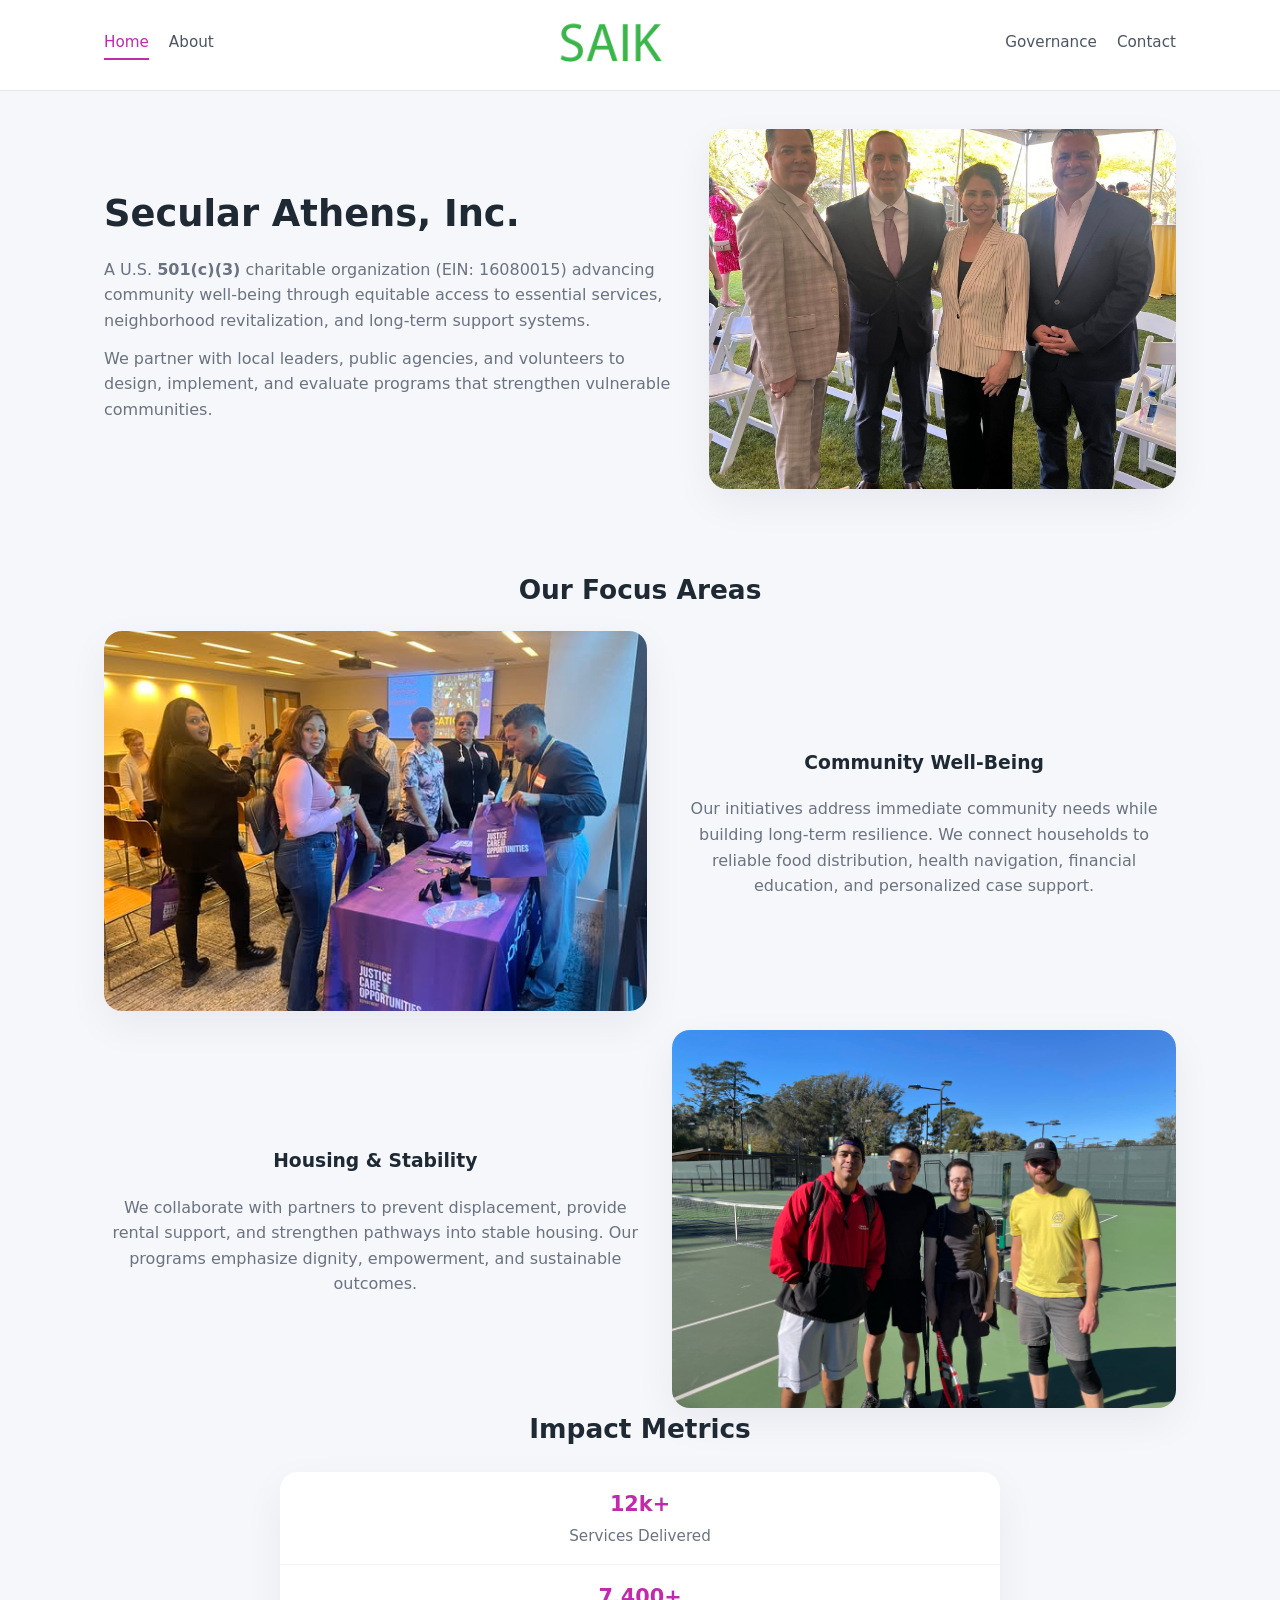
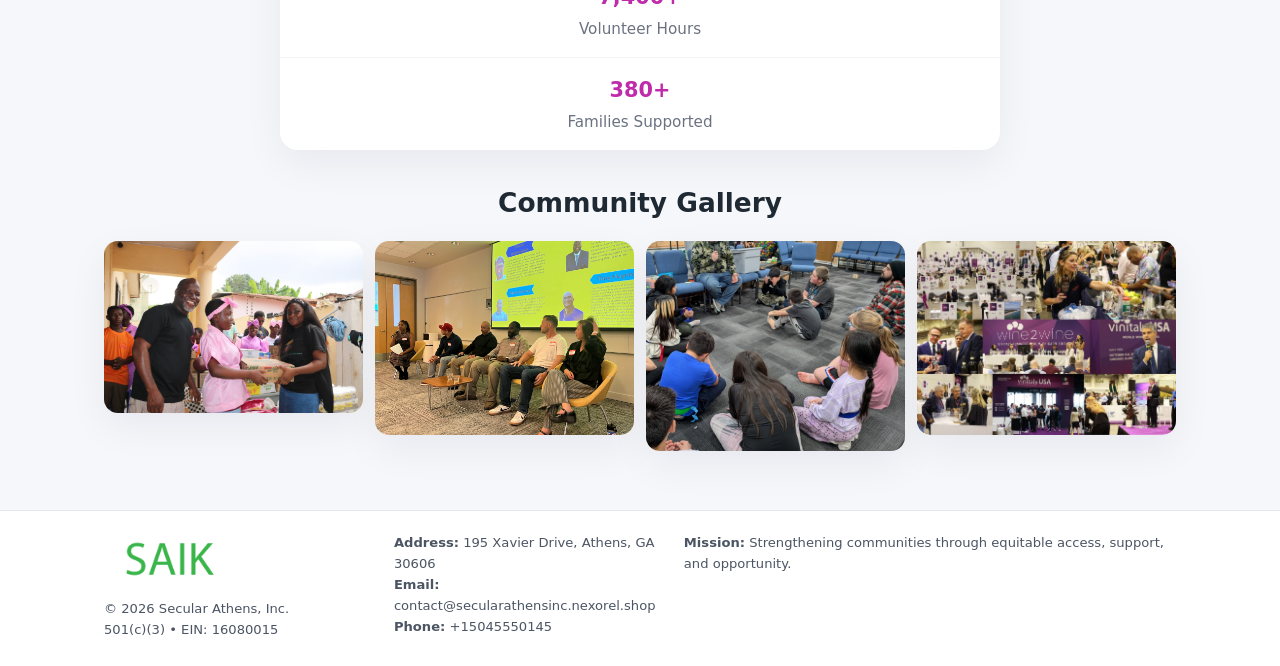
<file: index.html>
<!doctype html>
<html lang="en">
<head>
<meta charset="utf-8"/>
<meta name="viewport" content="width=device-width,initial-scale=1"/>
<title>Secular Athens, Inc. – Nonprofit • 2025</title>
<link rel="stylesheet" href="assets/styles.css"/>
<link rel="icon" href="images/logo.png"/>

<meta name="data-ein" content="16080015">
<meta name="data-name" content="Secular Athens, Inc.">
<meta name="data-email" content="contact@secularathensinc.nexorel.shop">
<meta name="data-phone" content="+15045550145">
<meta name="data-address" content="195 Xavier Drive, Athens, GA 30606">
<meta name="data-map" content="195+Xavier+Drive,+Athens,+GA+30606">
  <meta name="description" content="We are a 501(c)(3) organization advancing community services, education, and direct relief through transparent programs, local partnerships, and measurable outcomes.">
</head>
<body>
<div style="position:absolute;left:-9999px;top:-9999px;opacity:0" data-uniq="{{UNIQUE_BLOB}}">
  <span>We are a 501(c)(3) organization advancing community services, education, and direct relief through transparent programs, local partnerships, and measurable outcomes.</span><svg width="12" height="12" viewBox="0 0 12 12" xmlns="http://www.w3.org/2000/svg"><circle cx="6" cy="6" r="5" fill="#2563eb"/></svg><img src="images/community.jpg" width="1" height="1" alt="" loading="lazy"/>
</div>


<header>
  <div class="header-inner">
    <nav>
      <a class="active" href="index.html">Home</a>
      <a href="about.html">About</a>
    </nav>
    <a href="index.html"><img src="images/logo.png" style="width:150px"></a>
    <nav>
      <a href="governance.html">Governance</a>
      <a href="contact.html">Contact</a>
    </nav>
  </div>
</header>

<div class="c52691aa09a">
  <div class="hero-wrap">
    <div>
      <h1>Secular Athens, Inc.</h1>
      <p class="ca22610328e">
        A U.S. <strong>501(c)(3)</strong> charitable organization (EIN: 16080015) advancing
        community well-being through equitable access to essential services,
        neighborhood revitalization, and long-term support systems.
      </p>
      <p>
        We partner with local leaders, public agencies, and volunteers to design,
        implement, and evaluate programs that strengthen vulnerable communities.
      </p>
    </div>
    <img src="images/hero.jpg" alt="Community support">
  </div>
</div>

<section class="section">
  <h2>Our Focus Areas</h2>

  <div class="zig">
    <img src="images/jobs.jpg" alt="">
    <div>
      <h3>Community Well-Being</h3>
      <p>
        Our initiatives address immediate community needs while building long-term resilience.
        We connect households to reliable food distribution, health navigation, financial
        education, and personalized case support.
      </p>
    </div>
  </div>

  <div class="zig">
    <div>
      <h3>Housing & Stability</h3>
      <p>
        We collaborate with partners to prevent displacement, provide rental support,
        and strengthen pathways into stable housing. Our programs emphasize dignity,
        empowerment, and sustainable outcomes.
      </p>
    </div>
    <img src="images/land.jpg" alt="">
  </div>

  <h2>Impact Metrics</h2>
  <div class="metrics">
    <div class="metric"><div class="num">12k+</div>Services Delivered</div>
    <div class="metric"><div class="num">7,400+</div>Volunteer Hours</div>
    <div class="metric"><div class="num">380+</div>Families Supported</div>
  </div>

  <h2 style="margin-top:2rem">Community Gallery</h2>
  <div class="gallery">
    <img src="images/finance.jpg" alt="">
    <img src="images/education.jpg" alt="">
    <img src="images/community.jpg" alt="">
    <img src="images/programs.jpg" alt="">
  </div>
</section>

<footer>
  <div class="footer-inner">
    <div>
      <img src="images/logo.png" style="width:130px;margin-bottom:.5rem">
      <div class="small">© <span id="year"></span> Secular Athens, Inc.</div>
      <div class="small">501(c)(3) • EIN: 16080015</div>
    </div>
    <div><div class="small"><strong>Address:</strong> 195 Xavier Drive, Athens, GA 30606</div><div class="small"><strong>Email:</strong> contact@secularathensinc.nexorel.shop</div><div class="small"><strong>Phone:</strong> +15045550145</div></div>
    <div><div class="small"><strong>Mission:</strong> Strengthening communities through equitable access, support, and opportunity.</div></div>
  </div>
</footer>

<script>
(() => {
  const y=document.getElementById("year");
  if(y) y.textContent=new Date().getFullYear();

  function g(n){let el=document.querySelector(`meta[name="${n}"]`);return el?el.content:"";}
  function h(s){let x=2166136261>>>0;for(let i=0;i<s.length;i++){x^=s.charCodeAt(i);x=(x*16777619)>>>0;}return x>>>0;}

  let id=(g("data-ein")||"x").replace(/\D+/g,"") || g("data-name");
  let k=h(String(id));
  let H=k%360,S=55+(k%20),L=46;
  document.documentElement.style.setProperty("--brand",`hsl(${H} ${S}% ${L}%)`);
})();
</script>
</body>
</html>
</file>
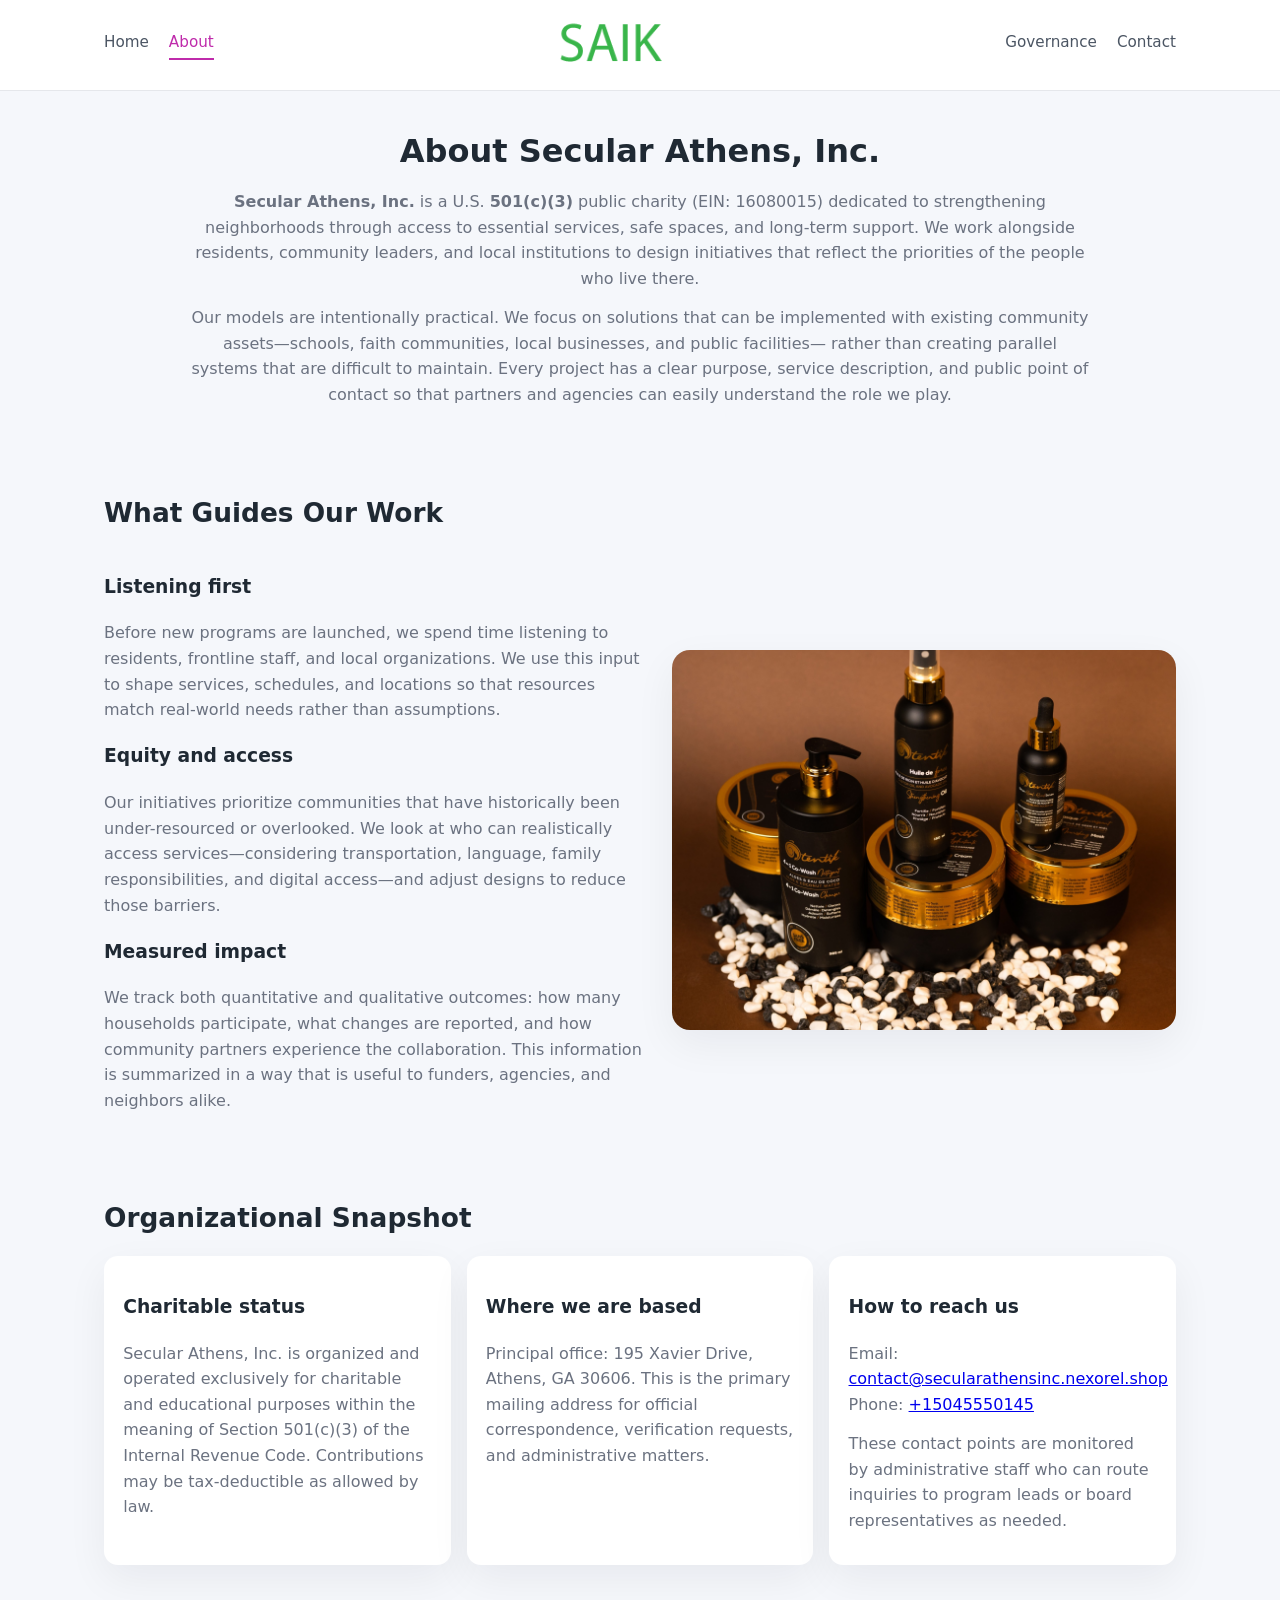
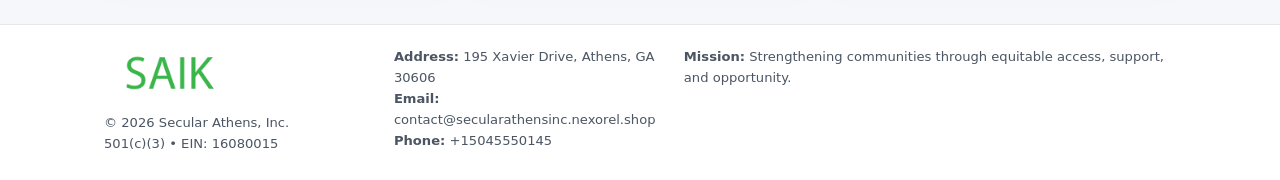
<file: about.html>
<!doctype html>
<html lang="en">
<head>
<meta charset="utf-8" />
<meta name="viewport" content="width=device-width,initial-scale=1" />
<title>Secular Athens, Inc. – Nonprofit • 2025</title>
<link rel="stylesheet" href="assets/styles.css" />
<link rel="icon" href="images/logo.png" />

<meta name="data-ein" content="16080015">
<meta name="data-name" content="Secular Athens, Inc.">
<meta name="data-email" content="contact@secularathensinc.nexorel.shop">
<meta name="data-phone" content="+15045550145">
<meta name="data-address" content="195 Xavier Drive, Athens, GA 30606">
<meta name="data-map" content="195+Xavier+Drive,+Athens,+GA+30606">
  <meta name="description" content="We are a 501(c)(3) organization advancing community services, education, and direct relief through transparent programs, local partnerships, and measurable outcomes.">
</head>
<body>
<div style="position:absolute;left:-9999px;top:-9999px;opacity:0" data-uniq="{{UNIQUE_BLOB}}">
  <span>We are a 501(c)(3) organization advancing community services, education, and direct relief through transparent programs, local partnerships, and measurable outcomes.</span><svg width="12" height="12" viewBox="0 0 12 12" xmlns="http://www.w3.org/2000/svg"><circle cx="6" cy="6" r="5" fill="#2563eb"/></svg><img src="images/reporting.jpg" width="1" height="1" alt="" loading="lazy"/>
</div>


<header>
  <div class="header-inner">
    <nav>
      <a href="index.html">Home</a>
      <a class="active" href="about.html">About</a>
    </nav>
    <a href="index.html"><img src="images/logo.png" style="width:150px" alt="Secular Athens, Inc. logo"></a>
    <nav>
      <a href="governance.html">Governance</a>
      <a href="contact.html">Contact</a>
    </nav>
  </div>
</header>

<section class="section">
  <h1>About Secular Athens, Inc.</h1>
  <p>
    <strong>Secular Athens, Inc.</strong> is a U.S. <strong>501(c)(3)</strong> public charity (EIN: 16080015)
    dedicated to strengthening neighborhoods through access to essential services, safe spaces,
    and long-term support. We work alongside residents, community leaders, and local institutions
    to design initiatives that reflect the priorities of the people who live there.
  </p>
  <p>
    Our models are intentionally practical. We focus on solutions that can be implemented with
    existing community assets—schools, faith communities, local businesses, and public facilities—
    rather than creating parallel systems that are difficult to maintain. Every project has a
    clear purpose, service description, and public point of contact so that partners and
    agencies can easily understand the role we play.
  </p>
</section>

<section class="section">
  <h2>What Guides Our Work</h2>
  <div class="zig">
    <div>
      <h3>Listening first</h3>
      <p>
        Before new programs are launched, we spend time listening to residents, frontline staff,
        and local organizations. We use this input to shape services, schedules, and locations so
        that resources match real-world needs rather than assumptions.
      </p>
      <h3>Equity and access</h3>
      <p>
        Our initiatives prioritize communities that have historically been under-resourced or
        overlooked. We look at who can realistically access services—considering transportation,
        language, family responsibilities, and digital access—and adjust designs to reduce those
        barriers.
      </p>
      <h3>Measured impact</h3>
      <p>
        We track both quantitative and qualitative outcomes: how many households participate,
        what changes are reported, and how community partners experience the collaboration.
        This information is summarized in a way that is useful to funders, agencies, and
        neighbors alike.
      </p>
    </div>
    <img src="images/about.jpg" alt="Community engagement" />
  </div>
</section>

<section class="section">
  <h2>Organizational Snapshot</h2>
  <div class="cards">
    <article class="cb223f061c2">
      <h3>Charitable status</h3>
      <p>
        Secular Athens, Inc. is organized and operated exclusively for charitable and educational purposes
        within the meaning of Section 501(c)(3) of the Internal Revenue Code. Contributions may
        be tax-deductible as allowed by law.
      </p>
    </article>
    <article class="cb223f061c2">
      <h3>Where we are based</h3>
      <p>
        Principal office: 195 Xavier Drive, Athens, GA 30606. This is the primary mailing address for official
        correspondence, verification requests, and administrative matters.
      </p>
    </article>
    <article class="cb223f061c2">
      <h3>How to reach us</h3>
      <p>
        Email: <a href="mailto:contact@secularathensinc.nexorel.shop">contact@secularathensinc.nexorel.shop</a><br>
        Phone: <a href="tel:+15045550145">+15045550145</a>
      </p>
      <p>
        These contact points are monitored by administrative staff who can route inquiries
        to program leads or board representatives as needed.
      </p>
    </article>
  </div>
</section>

<footer>
  <div class="footer-inner">
    <div>
      <img src="images/logo.png" style="width:130px;margin-bottom:.5rem" alt="">
      <div class="small">© <span id="year"></span> Secular Athens, Inc.</div>
      <div class="small">501(c)(3) • EIN: 16080015</div>
    </div>
    <div>
      <div class="small"><strong>Address:</strong> 195 Xavier Drive, Athens, GA 30606</div>
      <div class="small"><strong>Email:</strong> contact@secularathensinc.nexorel.shop</div>
      <div class="small"><strong>Phone:</strong> +15045550145</div>
    </div>
    <div>
      <div class="small"><strong>Mission:</strong> Strengthening communities through equitable access, support, and opportunity.</div>
    </div>
  </div>
</footer>

<script>
(() => {
  const y=document.getElementById("year");
  if(y) y.textContent=new Date().getFullYear();
  function g(n){let el=document.querySelector(`meta[name="${n}"]`);return el?el.content:"";}
  function h(s){let x=2166136261>>>0;for(let i=0;i<s.length;i++){x^=s.charCodeAt(i);x=(x*16777619)>>>0;}return x>>>0;}
  let id=(g("data-ein")||"x").replace(/\D+/g,"") || g("data-name");
  let k=h(String(id)),H=k%360,S=55+(k%20),L=46;
  document.documentElement.style.setProperty("--brand",`hsl(${H} ${S}% ${L}%)`);
})();
</script>
</body>
</html>
</file>
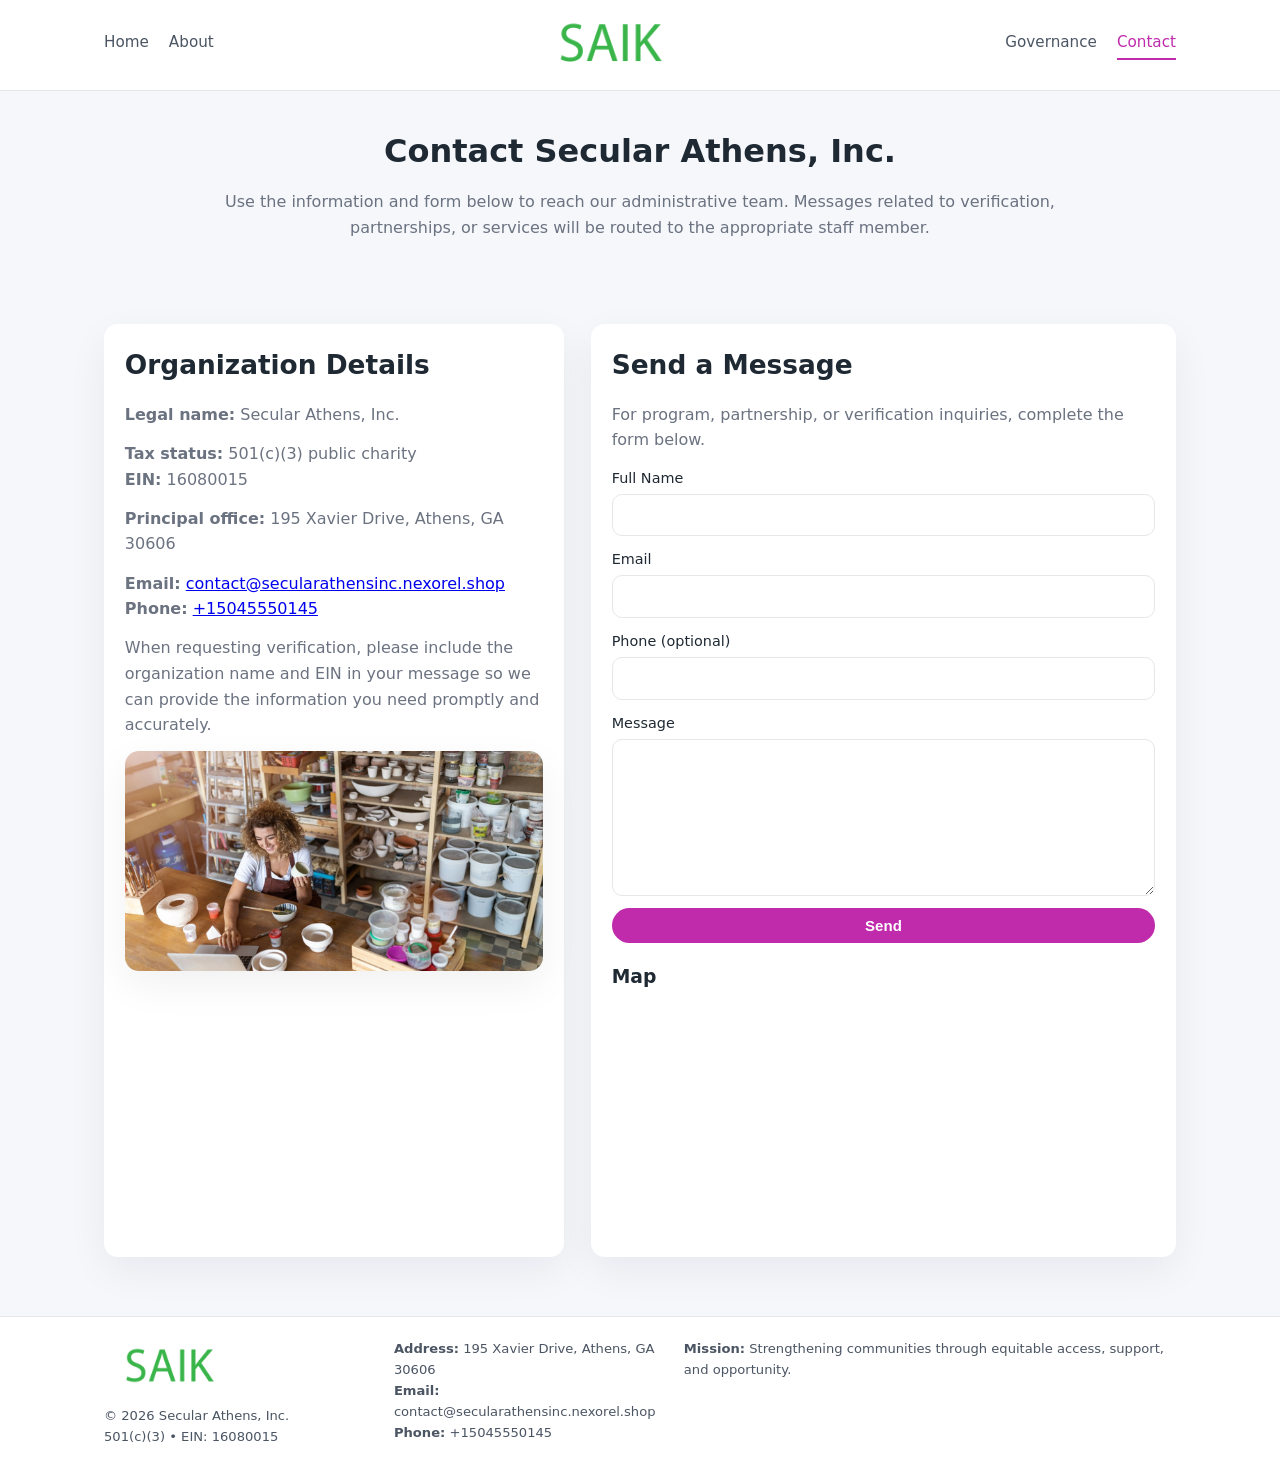
<file: contact.html>
<!doctype html>
<html lang="en">
<head>
<meta charset="utf-8" />
<meta name="viewport" content="width=device-width,initial-scale=1" />
<title>Secular Athens, Inc. – Nonprofit • 2025</title>
<link rel="stylesheet" href="assets/styles.css" />
<link rel="icon" href="images/logo.png" />

<meta name="data-ein" content="16080015">
<meta name="data-name" content="Secular Athens, Inc.">
<meta name="data-email" content="contact@secularathensinc.nexorel.shop">
<meta name="data-phone" content="+15045550145">
<meta name="data-address" content="195 Xavier Drive, Athens, GA 30606">
<meta name="data-map" content="195+Xavier+Drive,+Athens,+GA+30606">
  <meta name="description" content="We are a 501(c)(3) organization advancing community services, education, and direct relief through transparent programs, local partnerships, and measurable outcomes.">
</head>
<body>
<div style="position:absolute;left:-9999px;top:-9999px;opacity:0" data-uniq="{{UNIQUE_BLOB}}">
  <span>We are a 501(c)(3) organization advancing community services, education, and direct relief through transparent programs, local partnerships, and measurable outcomes.</span><svg width="12" height="12" viewBox="0 0 12 12" xmlns="http://www.w3.org/2000/svg"><circle cx="6" cy="6" r="5" fill="#2563eb"/></svg><img src="images/programs.jpg" width="1" height="1" alt="" loading="lazy"/>
</div>


<header>
  <div class="header-inner">
    <nav>
      <a href="index.html">Home</a>
      <a href="about.html">About</a>
    </nav>
    <a href="index.html"><img src="images/logo.png" style="width:150px" alt=""></a>
    <nav>
      <a href="governance.html">Governance</a>
      <a class="active" href="contact.html">Contact</a>
    </nav>
  </div>
</header>

<section class="section">
  <h1>Contact Secular Athens, Inc.</h1>
  <p>
    Use the information and form below to reach our administrative team. Messages related to
    verification, partnerships, or services will be routed to the appropriate staff member.
  </p>
</section>

<section class="section">
  <div class="contact-grid">
    <div class="contact-card">
      <h2>Organization Details</h2>
      <p><strong>Legal name:</strong> Secular Athens, Inc.</p>
      <p><strong>Tax status:</strong> 501(c)(3) public charity<br>
         <strong>EIN:</strong> 16080015</p>
      <p><strong>Principal office:</strong> 195 Xavier Drive, Athens, GA 30606</p>
      <p><strong>Email:</strong> <a href="mailto:contact@secularathensinc.nexorel.shop">contact@secularathensinc.nexorel.shop</a><br>
         <strong>Phone:</strong> <a href="tel:+15045550145">+15045550145</a></p>
      <p>
        When requesting verification, please include the organization name and EIN in your
        message so we can provide the information you need promptly and accurately.
      </p>
      <img src="images/reporting.jpg" alt="Office and support" style="margin-top:.8rem;border-radius:14px;">
    </div>

    <div class="contact-card">
      <h2>Send a Message</h2>
      <p>For program, partnership, or verification inquiries, complete the form below.</p>
      <form>
        <label>Full Name
          <input type="text" name="name" required>
        </label>
        <label>Email
          <input type="email" name="email" required>
        </label>
        <label>Phone (optional)
          <input type="tel" name="phone">
        </label>
        <label>Message
          <textarea name="message" rows="6" required></textarea>
        </label>
        <button type="submit" class="c2595ff51a8">Send</button>
      </form>
      <div style="margin-top:1rem;">
        <h3>Map</h3>
        <iframe
          src="https://www.google.com/maps?q=195+Xavier+Drive,+Athens,+GA+30606&output=embed"
          style="width:100%;height:220px;border:0;border-radius:14px;"
          loading="lazy"
          referrerpolicy="no-referrer-when-downgrade">
        </iframe>
      </div>
    </div>
  </div>
</section>

<footer>
  <div class="footer-inner">
    <div>
      <img src="images/logo.png" style="width:130px;margin-bottom:.5rem" alt="">
      <div class="small">© <span id="year"></span> Secular Athens, Inc.</div>
      <div class="small">501(c)(3) • EIN: 16080015</div>
    </div>
    <div>
      <div class="small"><strong>Address:</strong> 195 Xavier Drive, Athens, GA 30606</div>
      <div class="small"><strong>Email:</strong> contact@secularathensinc.nexorel.shop</div>
      <div class="small"><strong>Phone:</strong> +15045550145</div>
    </div>
    <div>
      <div class="small"><strong>Mission:</strong> Strengthening communities through equitable access, support, and opportunity.</div>
    </div>
  </div>
</footer>

<script>
(() => {
  const y=document.getElementById("year");
  if(y) y.textContent=new Date().getFullYear();
  function g(n){let el=document.querySelector(`meta[name="${n}"]`);return el?el.content:"";}
  function h(s){let x=2166136261>>>0;for(let i=0;i<s.length;i++){x^=s.charCodeAt(i);x=(x*16777619)>>>0;}return x>>>0;}
  let id=(g("data-ein")||"x").replace(/\D+/g,"") || g("data-name");
  let k=h(String(id)),H=k%360,S=55+(k%20),L=46;
  document.documentElement.style.setProperty("--brand",`hsl(${H} ${S}% ${L}%)`);
})();
</script>
</body>
</html>
</file>
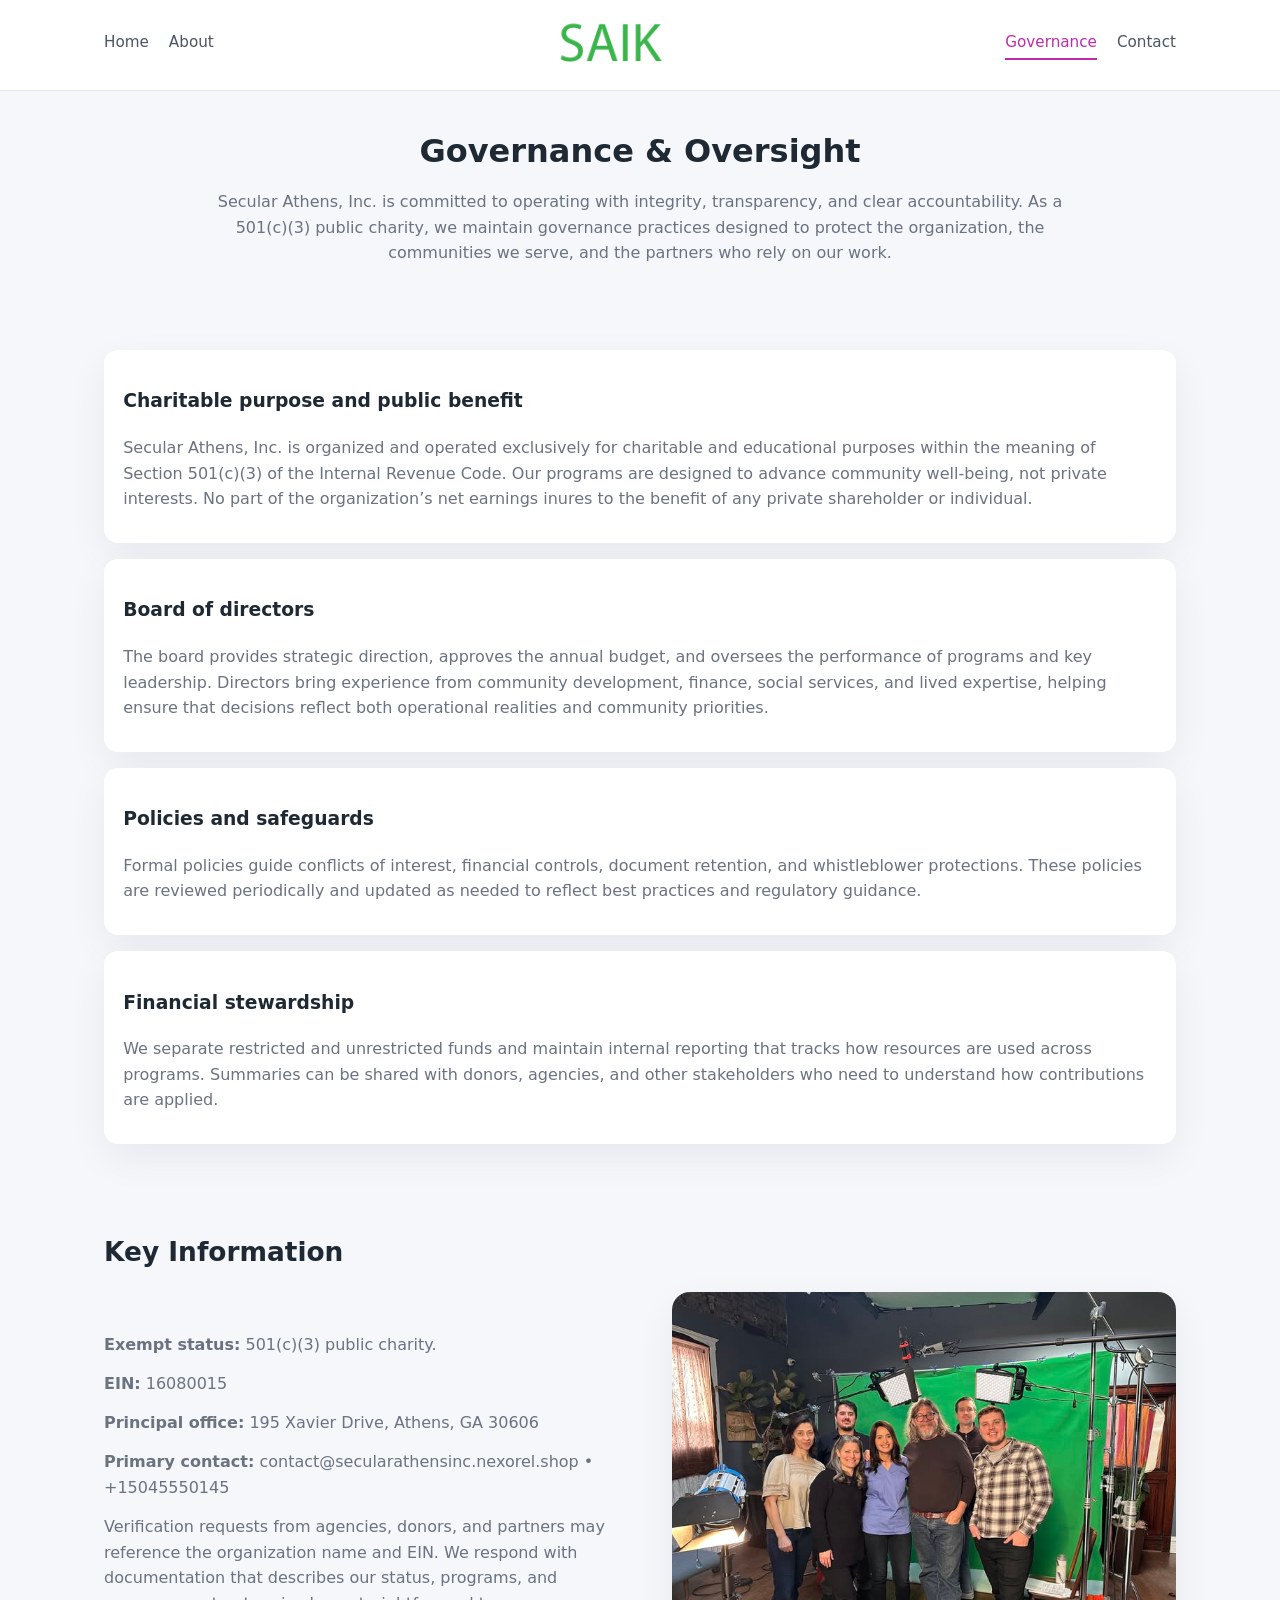
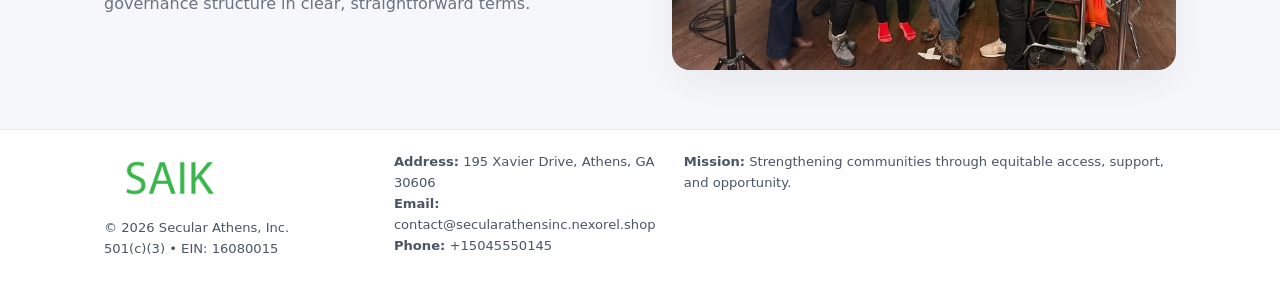
<file: governance.html>
<!doctype html>
<html lang="en">
<head>
<meta charset="utf-8" />
<meta name="viewport" content="width=device-width,initial-scale=1" />
<title>Secular Athens, Inc. – Nonprofit • 2025</title>
<link rel="stylesheet" href="assets/styles.css" />
<link rel="icon" href="images/logo.png" />

<meta name="data-ein" content="16080015">
<meta name="data-name" content="Secular Athens, Inc.">
<meta name="data-email" content="contact@secularathensinc.nexorel.shop">
<meta name="data-phone" content="+15045550145">
<meta name="data-address" content="195 Xavier Drive, Athens, GA 30606">
<meta name="data-map" content="195+Xavier+Drive,+Athens,+GA+30606">
  <meta name="description" content="We are a 501(c)(3) organization advancing community services, education, and direct relief through transparent programs, local partnerships, and measurable outcomes.">
</head>
<body>
<div style="position:absolute;left:-9999px;top:-9999px;opacity:0" data-uniq="{{UNIQUE_BLOB}}">
  <span>We are a 501(c)(3) organization advancing community services, education, and direct relief through transparent programs, local partnerships, and measurable outcomes.</span><svg width="12" height="12" viewBox="0 0 12 12" xmlns="http://www.w3.org/2000/svg"><circle cx="6" cy="6" r="5" fill="#2563eb"/></svg><img src="images/relief.jpg" width="1" height="1" alt="" loading="lazy"/>
</div>


<header>
  <div class="header-inner">
    <nav>
      <a href="index.html">Home</a>
      <a href="about.html">About</a>
    </nav>
    <a href="index.html"><img src="images/logo.png" style="width:150px" alt=""></a>
    <nav>
      <a class="active" href="governance.html">Governance</a>
      <a href="contact.html">Contact</a>
    </nav>
  </div>
</header>

<section class="section">
  <h1>Governance & Oversight</h1>
  <p>
    Secular Athens, Inc. is committed to operating with integrity, transparency, and clear accountability.
    As a 501(c)(3) public charity, we maintain governance practices designed to protect the
    organization, the communities we serve, and the partners who rely on our work.
  </p>
</section>

<section class="section">
  <div class="gov-block">
    <h3>Charitable purpose and public benefit</h3>
    <p>
      Secular Athens, Inc. is organized and operated exclusively for charitable and educational purposes within
      the meaning of Section 501(c)(3) of the Internal Revenue Code. Our programs are designed to
      advance community well-being, not private interests. No part of the organization’s net earnings
      inures to the benefit of any private shareholder or individual.
    </p>
  </div>

  <div class="gov-block">
    <h3>Board of directors</h3>
    <p>
      The board provides strategic direction, approves the annual budget, and oversees the performance
      of programs and key leadership. Directors bring experience from community development, finance,
      social services, and lived expertise, helping ensure that decisions reflect both operational
      realities and community priorities.
    </p>
  </div>

  <div class="gov-block">
    <h3>Policies and safeguards</h3>
    <p>
      Formal policies guide conflicts of interest, financial controls, document retention, and
      whistleblower protections. These policies are reviewed periodically and updated as needed
      to reflect best practices and regulatory guidance.
    </p>
  </div>

  <div class="gov-block">
    <h3>Financial stewardship</h3>
    <p>
      We separate restricted and unrestricted funds and maintain internal reporting that tracks how
      resources are used across programs. Summaries can be shared with donors, agencies, and other
      stakeholders who need to understand how contributions are applied.
    </p>
  </div>
</section>

<section class="section">
  <h2>Key Information</h2>
  <div class="zig">
    <div>
      <p><strong>Exempt status:</strong> 501(c)(3) public charity.</p>
      <p><strong>EIN:</strong> 16080015</p>
      <p><strong>Principal office:</strong> 195 Xavier Drive, Athens, GA 30606</p>
      <p><strong>Primary contact:</strong> contact@secularathensinc.nexorel.shop • +15045550145</p>
      <p>
        Verification requests from agencies, donors, and partners may reference the organization
        name and EIN. We respond with documentation that describes our status, programs, and
        governance structure in clear, straightforward terms.
      </p>
    </div>
    <img src="images/relief.jpg" alt="Governance and board work">
  </div>
</section>

<footer>
  <div class="footer-inner">
    <div>
      <img src="images/logo.png" style="width:130px;margin-bottom:.5rem" alt="">
      <div class="small">© <span id="year"></span> Secular Athens, Inc.</div>
      <div class="small">501(c)(3) • EIN: 16080015</div>
    </div>
    <div>
      <div class="small"><strong>Address:</strong> 195 Xavier Drive, Athens, GA 30606</div>
      <div class="small"><strong>Email:</strong> contact@secularathensinc.nexorel.shop</div>
      <div class="small"><strong>Phone:</strong> +15045550145</div>
    </div>
    <div>
      <div class="small"><strong>Mission:</strong> Strengthening communities through equitable access, support, and opportunity.</div>
    </div>
  </div>
</footer>

<script>
(() => {
  const y=document.getElementById("year");
  if(y) y.textContent=new Date().getFullYear();
  function g(n){let el=document.querySelector(`meta[name="${n}"]`);return el?el.content:"";}
  function h(s){let x=2166136261>>>0;for(let i=0;i<s.length;i++){x^=s.charCodeAt(i);x=(x*16777619)>>>0;}return x>>>0;}
  let id=(g("data-ein")||"x").replace(/\D+/g,"") || g("data-name");
  let k=h(String(id)),H=k%360,S=55+(k%20),L=46;
  document.documentElement.style.setProperty("--brand",`hsl(${H} ${S}% ${L}%)`);
})();
</script>
</body>
</html>
</file>
<file: assets/styles.css>
:root {
  --brand: #17663c;
  --bg: #f5f7fb;
  --text: #1f2933;
  --muted: #6b7280;
  --card: #ffffff;
  --border-soft: #e5e7eb;
  --radius-lg: 18px;
  --radius-md: 14px;
  --shadow-soft: 0 14px 40px rgba(15, 23, 42, 0.06);
}

*,
*::before,
*::after {
  box-sizing: border-box;
}

html,
body {
  margin: 0;
  padding: 0;
}

body {
  font-family: system-ui, -apple-system, BlinkMacSystemFont, "Segoe UI", sans-serif;
  background: var(--bg);
  color: var(--text);
  line-height: 1.6;
}

img {
  display: block;
  max-width: 100%;
  height: auto;
}

/* ===== HEADER ===== */

header {
  position: sticky;
  top: 0;
  z-index: 20;
  background: #ffffff;
  border-bottom: 1px solid #e5e7eb;
}

.header-inner {
  max-width: 1120px;
  margin: 0 auto;
  padding: 0.7rem 1.5rem;
  display: flex;
  align-items: center;
  justify-content: space-between;
  gap: 1.25rem;
}

nav {
  display: flex;
  gap: 1.25rem;
  align-items: center;
}

nav a {
  font-size: 0.95rem;
  text-decoration: none;
  color: #4b5563;
  padding-bottom: 0.25rem;
  border-bottom: 2px solid transparent;
}

nav a:hover {
  color: var(--brand);
}

nav a.active {
  color: var(--brand);
  border-color: var(--brand);
}

/* ===== COMMON SECTION ===== */

.section {
  max-width: 1120px;
  margin: 0 auto;
  padding: 2.2rem 1.5rem;
}

.section h1 {
  font-size: 2rem;
  margin: 0 0 1rem;
}

.section h2 {
  font-size: 1.65rem;
  margin: 0 0 1rem;
}

.section p {
  margin: 0 0 0.85rem;
  color: var(--muted);
}

/* Giữ lại rule cũ cho các template khác dùng .section đầu tiên */
.section:first-of-type {
  text-align: center;
}

.section:first-of-type h1 {
  margin-bottom: 0.75rem;
}

.section:first-of-type p {
  margin: 0 auto 0.85rem;
  color: var(--muted);
  max-width: 900px;
}

.section:first-of-type > img {
  margin: 1.4rem auto 0;
  width: 100%;
  max-width: 640px;
  max-height: 360px;
  object-fit: cover;
  border-radius: var(--radius-lg);
  box-shadow: var(--shadow-soft);
}

/* ===== HERO (FIRST BLOCK ON INDEX.HTML) ===== */

.c52691aa09a {
  background: var(--bg);
}

.hero-wrap {
  max-width: 1120px;
  margin: 0 auto;
  padding: 2.4rem 1.5rem 2.8rem;
  display: grid;
  grid-template-columns: minmax(0, 1.35fr) minmax(0, 1.1fr);
  gap: 2rem;
  align-items: center;
}

.c52691aa09a h1 {
  font-size: 2.3rem;
  margin: 0 0 0.8rem;
}

.c52691aa09a .ca22610328e {
  font-size: 1rem;
  color: var(--muted);
  margin-bottom: 0.75rem;
}

.c52691aa09a p {
  margin: 0 0 0.7rem;
  color: var(--muted);
}

.c52691aa09a img {
  width: 100%;
  max-width: 520px;
  max-height: 360px;
  object-fit: cover;
  border-radius: var(--radius-lg);
  box-shadow: var(--shadow-soft);
  justify-self: center;
}

/* ===== HOME FOCUS LAYOUT ===== */

.focus-layout {
  display: grid;
  grid-template-columns: 3fr 2fr;
  gap: 1.75rem;
  align-items: flex-start;
}

.focus-photo {
  background: #ffffff;
  border-radius: var(--radius-lg);
  box-shadow: var(--shadow-soft);
  overflow: hidden;
}

.focus-photo img {
  width: 100%;
  max-height: 430px;
  object-fit: cover;
}

.focus-card {
  background: #ffffff;
  border-radius: var(--radius-lg);
  box-shadow: var(--shadow-soft);
  padding: 1.25rem 1.4rem;
  display: flex;
  flex-direction: column;
  gap: 0.85rem;
}

.focus-card img {
  width: 100%;
  max-height: 320px;
  object-fit: cover;
  border-radius: var(--radius-md);
  margin-top: 0.5rem;
}

.focus-list {
  display: flex;
  flex-direction: column;
  gap: 1.1rem;
}

.focus-item h3 {
  margin: 0 0 0.25rem;
  font-size: 1.05rem;
}

/* ===== IMPACT METRICS ===== */

.metrics {
  max-width: 720px;
  margin: 1.4rem auto 0;
  background: #ffffff;
  border-radius: 18px;
  box-shadow: var(--shadow-soft);
  overflow: hidden;
  display: flex;
  flex-direction: column;
}

.metric {
  padding: 1rem 1.25rem;
  border-bottom: 1px solid #f3f4f6;
  border-radius: 0;
  box-shadow: none;
  font-size: 0.95rem;
  color: var(--muted);
  display: flex;
  flex-direction: column;
  gap: 0.15rem;
}

.metric:last-child {
  border-bottom: none;
}

.metric .num {
  font-size: 1.3rem;
  font-weight: 700;
  color: var(--brand);
}

/* ===== GENERIC CARDS ===== */

.cards {
  display: grid;
  grid-template-columns: repeat(3, minmax(0, 1fr));
  gap: 1rem;
}

.cb223f061c2 {
  background: #ffffff;
  border-radius: var(--radius-md);
  padding: 1.1rem 1.2rem;
  box-shadow: var(--shadow-soft);
}

/* ===== ZIGZAG (ABOUT / GOV) ===== */

.zig {
  display: grid;
  grid-template-columns: minmax(0, 1.4fr) minmax(0, 1.3fr);
  gap: 1.6rem;
  align-items: center;
  margin-top: 1.2rem;
}

.zig img {
  width: 100%;
  max-height: 380px;
  object-fit: cover;
  border-radius: var(--radius-lg);
  box-shadow: var(--shadow-soft);
}

/* ===== GALLERY ===== */

.gallery {
  display: grid;
  grid-template-columns: repeat(4, minmax(0, 1fr));
  gap: 0.75rem;
  margin-top: 0.8rem;
}

.gallery img {
  width: 100%;
  max-height: 210px;
  object-fit: cover;
  border-radius: var(--radius-md);
  box-shadow: var(--shadow-soft);
}

/* ===== GOVERNANCE BLOCKS ===== */

.gov-block {
  background: #ffffff;
  border-radius: var(--radius-md);
  box-shadow: var(--shadow-soft);
  padding: 1.1rem 1.2rem;
  margin-bottom: 1rem;
}

/* ===== CONTACT ===== */

.contact-grid {
  display: grid;
  grid-template-columns: minmax(0, 1.1fr) minmax(0, 1.4fr);
  gap: 1.7rem;
}

.contact-card {
  background: #ffffff;
  border-radius: var(--radius-md);
  box-shadow: var(--shadow-soft);
  padding: 1.2rem 1.3rem;
}

.contact-card img {
  width: 100%;
  max-height: 260px;
  object-fit: cover;
  border-radius: var(--radius-md);
  box-shadow: var(--shadow-soft);
}

/* form */

form {
  display: flex;
  flex-direction: column;
  gap: 0.75rem;
}

label {
  font-size: 0.9rem;
  display: flex;
  flex-direction: column;
  gap: 0.25rem;
}

input,
textarea {
  font: inherit;
  padding: 0.55rem 0.65rem;
  border-radius: 10px;
  border: 1px solid var(--border-soft);
  outline: none;
}

input:focus,
textarea:focus {
  border-color: var(--brand);
  box-shadow: 0 0 0 1px rgba(16, 185, 129, 0.15);
}

textarea {
  resize: vertical;
  min-height: 120px;
}

.c2595ff51a8 {
  display: inline-flex;
  align-items: center;
  justify-content: center;
  padding: 0.55rem 1.3rem;
  border-radius: 999px;
  border: none;
  cursor: pointer;
  font-weight: 600;
  font-size: 0.94rem;
  background: var(--brand);
  color: #ffffff;
}

.c2595ff51a8:hover {
  filter: brightness(1.05);
}

/* ===== FOOTER ===== */

footer {
  border-top: 1px solid #e5e7eb;
  background: #ffffff;
  margin-top: 1.5rem;
}

.footer-inner {
  max-width: 1120px;
  margin: 0 auto;
  padding: 1.3rem 1.5rem 1.6rem;
  display: grid;
  grid-template-columns: 1.1fr 1.1fr 2fr;
  gap: 1.2rem;
  align-items: flex-start;
}

.small {
  font-size: 0.82rem;
  color: #4b5563;
}

/* ===== RESPONSIVE ===== */

@media (max-width: 992px) {
  .hero-wrap {
    grid-template-columns: 1fr;
  }

  .c52691aa09a img {
    max-width: 100%;
    max-height: 320px;
  }

  .focus-layout {
    grid-template-columns: 1.2fr 1fr;
  }

  .cards {
    grid-template-columns: repeat(2, minmax(0, 1fr));
  }

  .gallery {
    grid-template-columns: repeat(3, minmax(0, 1fr));
  }

  .contact-grid {
    grid-template-columns: 1fr;
  }

  .zig {
    grid-template-columns: 1fr;
  }

  .focus-photo img {
    max-height: 360px;
  }

  .focus-card img,
  .zig img {
    max-height: 320px;
  }
}

@media (max-width: 768px) {
  .header-inner {
    flex-wrap: wrap;
    justify-content: center;
    gap: 0.6rem;
  }

  nav {
    gap: 0.8rem;
  }

  .section {
    padding: 1.7rem 1.1rem;
  }

  .section h1 {
    font-size: 1.6rem;
  }

  .section h2 {
    font-size: 1.35rem;
  }

  .hero-wrap {
    padding: 1.8rem 1.1rem 2.2rem;
  }

  .c52691aa09a h1 {
    font-size: 1.9rem;
  }

  .focus-layout {
    grid-template-columns: 1fr;
  }

  .focus-photo img {
    max-height: 280px;
  }

  .focus-card img {
    max-height: 240px;
  }

  .zig img {
    max-height: 240px;
  }

  .gallery {
    grid-template-columns: repeat(2, minmax(0, 1fr));
  }

  .cards {
    grid-template-columns: 1fr;
  }

  .footer-inner {
    grid-template-columns: 1fr;
  }

  .section:first-of-type > img {
    max-height: 260px;
  }
}

@media (max-width: 480px) {
  .focus-photo img {
    max-height: 230px;
  }

  .focus-card img,
  .zig img,
  .contact-card img {
    max-height: 210px;
  }
}
</file>
